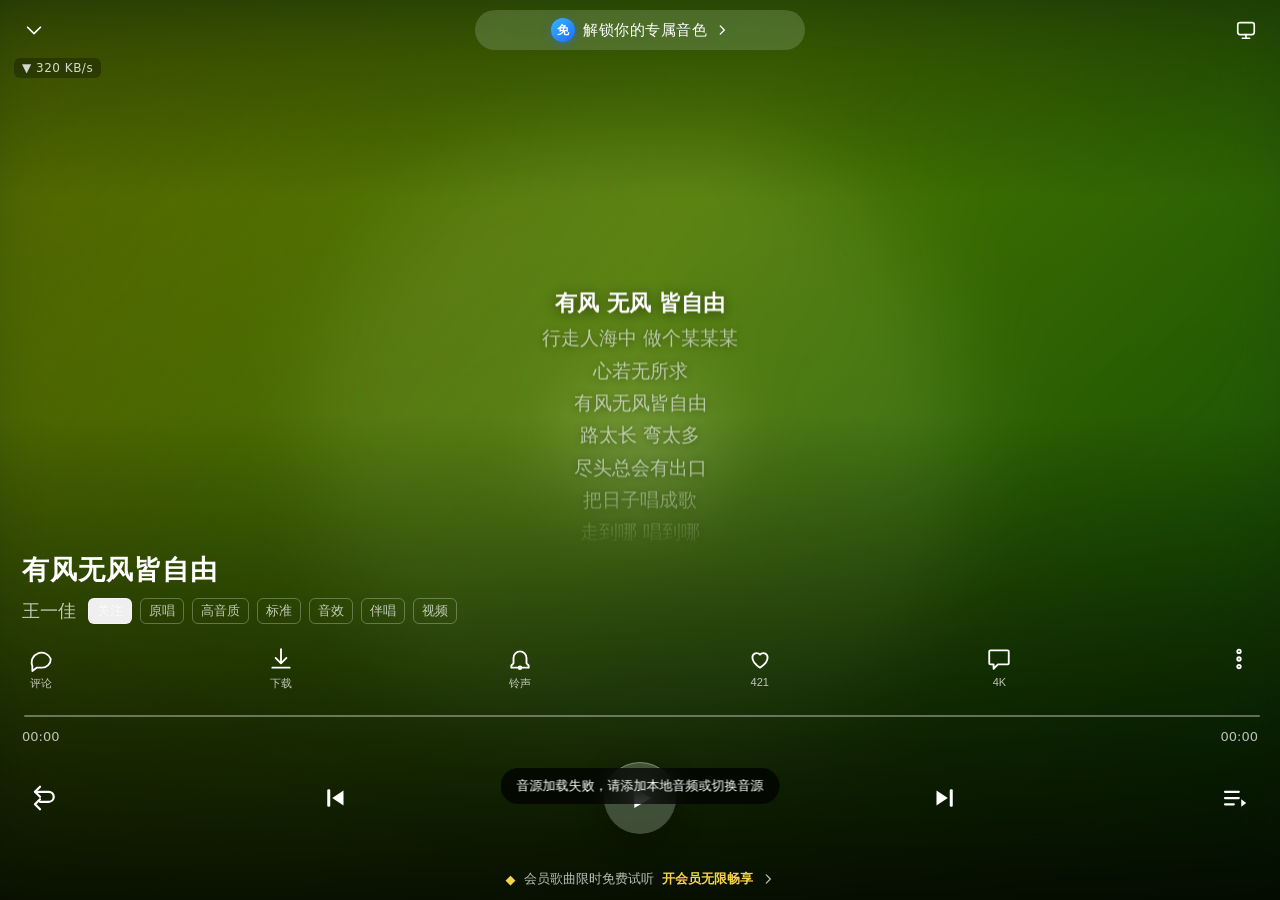
<file: index.html>
<!DOCTYPE html>
<html lang="zh-CN">
<head>
<meta charset="UTF-8" />
<meta name="viewport" content="width=device-width, initial-scale=1, viewport-fit=cover" />
<title>Aurora Music · 播放页</title>
<link rel="stylesheet" href="style.css" />
</head>
<body>
<div id="app" class="app">
  <div class="bg" id="bg">
    <img id="bgArt" alt="" />
    <div class="bg-scrim"></div>
  </div>

  <header class="topbar">
    <button class="icon-btn" id="btnCollapse" aria-label="收起">
      <svg viewBox="0 0 24 24"><path d="M5 9l7 7 7-7" /></svg>
    </button>
    <button class="vip-pill" id="btnVip">
      <span class="vip-badge">免</span>
      <span class="vip-text">解锁你的专属音色</span>
      <svg class="chev" viewBox="0 0 24 24"><path d="M9 5l7 7-7 7" /></svg>
    </button>
    <button class="icon-btn" id="btnCast" aria-label="投屏">
      <svg viewBox="0 0 24 24"><rect x="3" y="4" width="18" height="13" rx="2.5"/><path d="M8 21h8"/><path d="M12 17v4"/></svg>
    </button>
  </header>

  <div class="bitrate-chip" id="bitrateChip">▼ 320 KB/s</div>

  <main class="stage">
    <section class="lyrics" id="lyrics">
      <div class="lyrics-inner" id="lyricsInner">
        <h1 class="hero-title" id="heroTitle">—</h1>
        <p class="hero-artist" id="heroArtist">—</p>
      </div>
    </section>

    <section class="meta">
      <h2 class="song-title" id="songTitle">未选择歌曲</h2>
      <div class="artist-row">
        <span class="artist" id="songArtist">歌手</span>
        <button class="tag follow" id="btnFollow">关注</button>
        <span class="tag">原唱</span>
        <span class="tag">高音质</span>
        <span class="tag">标准</span>
        <span class="tag">音效</span>
        <span class="tag">伴唱</span>
        <span class="tag">视频</span>
      </div>

      <div class="actions">
        <button class="act" id="actComment"><svg viewBox="0 0 24 24"><path d="M21 12a8 8 0 0 1-8 8H8l-4 3v-4.5A8 8 0 1 1 21 12z"/></svg><i>评论</i></button>
        <button class="act" id="actDownload"><svg viewBox="0 0 24 24"><path d="M12 3v12"/><path d="M7 11l5 5 5-5"/><path d="M4 20h16"/></svg><i>下载</i></button>
        <button class="act" id="actRingtone"><svg viewBox="0 0 24 24"><path d="M18 16v-5a6 6 0 1 0-12 0v5l-2 2v2h16v-2z"/><circle cx="12" cy="20" r="1.2"/></svg><i>铃声</i></button>
        <button class="act" id="actLike"><svg viewBox="0 0 24 24"><path d="M12 20s-7-4.6-7-9.4A4 4 0 0 1 12 8a4 4 0 0 1 7 2.6C19 15.4 12 20 12 20z"/></svg><i id="likeCount">0</i></button>
        <button class="act" id="actComment2"><svg viewBox="0 0 24 24"><path d="M20 4H4a1 1 0 0 0-1 1v11a1 1 0 0 0 1 1h3v4l4-4h9a1 1 0 0 0 1-1V5a1 1 0 0 0-1-1z"/></svg><i>4K</i></button>
        <button class="act" id="actMore"><svg viewBox="0 0 24 24"><circle cx="12" cy="5" r="1.6"/><circle cx="12" cy="12" r="1.6"/><circle cx="12" cy="19" r="1.6"/></svg><i></i></button>
      </div>

      <div class="progress">
        <input type="range" id="seek" min="0" max="1000" value="0" aria-label="播放进度" />
        <div class="times"><span id="curTime">00:00</span><span id="durTime">00:00</span></div>
      </div>

      <div class="controls">
        <button class="ctl" id="btnMode" aria-label="播放模式"><svg viewBox="0 0 24 24"><path d="M4 7h11a4 4 0 0 1 0 8H8"/><path d="M8 3L4 7l4 4"/><path d="M8 13l-4 4 4 4"/></svg></button>
        <button class="ctl" id="btnPrev" aria-label="上一首"><svg viewBox="0 0 24 24"><path d="M18 6v12L9 12z" fill="currentColor" stroke="none"/><rect x="5" y="5" width="2.4" height="14" rx="1" fill="currentColor" stroke="none"/></svg></button>
        <button class="play" id="btnPlay" aria-label="播放/暂停">
          <svg class="ico-play" viewBox="0 0 24 24"><path d="M8 5l12 7-12 7z" fill="currentColor" stroke="none"/></svg>
          <svg class="ico-pause" viewBox="0 0 24 24"><rect x="7" y="5" width="3.6" height="14" rx="1.4" fill="currentColor" stroke="none"/><rect x="13.4" y="5" width="3.6" height="14" rx="1.4" fill="currentColor" stroke="none"/></svg>
          <span class="ring"></span>
        </button>
        <button class="ctl" id="btnNext" aria-label="下一首"><svg viewBox="0 0 24 24"><path d="M6 6v12l9-6z" fill="currentColor" stroke="none"/><rect x="16.6" y="5" width="2.4" height="14" rx="1" fill="currentColor" stroke="none"/></svg></button>
        <button class="ctl" id="btnQueue" aria-label="播放列表"><svg viewBox="0 0 24 24"><path d="M4 7h11"/><path d="M4 12h11"/><path d="M4 17h7"/><path d="M17 13l4 3-4 3z" fill="currentColor" stroke="none"/></svg></button>
      </div>
    </section>
  </main>

  <footer class="vipbar">
    <span class="gem">◆</span>
    <span>会员歌曲限时免费试听</span>
    <a href="#" id="btnVipOpen">开会员无限畅享</a>
    <svg class="chev" viewBox="0 0 24 24"><path d="M9 5l7 7-7 7" /></svg>
  </footer>

  <div class="sheet-backdrop" id="sheetBackdrop"></div>
  <section class="sheet" id="sheetQueue" aria-hidden="true">
    <div class="sheet-head">
      <span>播放列表 (<b id="queueCount">0</b>)</span>
      <span class="source-label" id="sourceLabel">音源加载中</span>
      <button class="text-btn" id="btnSwitchSource">切换</button>
      <button class="text-btn" id="btnClearQueue">清空</button>
      <button class="icon-btn" id="btnCloseQueue"><svg viewBox="0 0 24 24"><path d="M6 6l12 12M18 6L6 18"/></svg></button>
    </div>
    <div class="sheet-search">
      <input type="search" id="searchInput" placeholder="搜索歌曲 / 歌手" autocomplete="off" />
    </div>
    <div class="sheet-body" id="queueList"></div>
    <div class="sheet-foot">
      <label class="text-btn" for="fileInput">＋ 添加本地音频</label>
      <input type="file" id="fileInput" accept="audio/*" multiple hidden />
    </div>
  </section>

  <div class="toast" id="toast"></div>
</div>
<script src="js/config.js"></script>
<script src="js/api.js"></script>
<script src="app.js"></script>
</body>
</html>
</file>
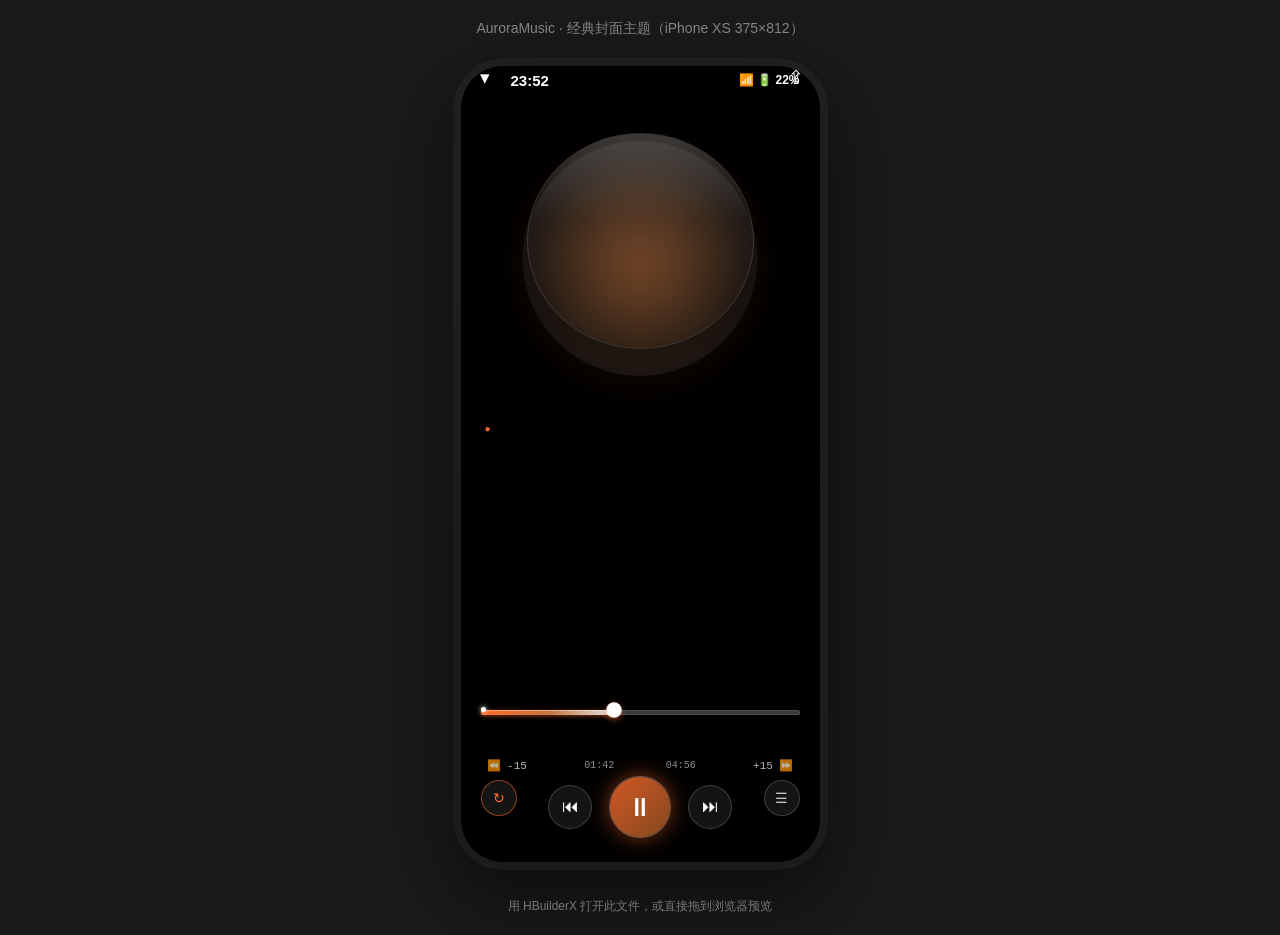
<file: mockup/index.html>
<!DOCTYPE html>
<html lang="zh">
<head>
<meta charset="UTF-8">
<title>AuroraMusic 经典封面</title>
<style>
  * { margin:0; padding:0; box-sizing:border-box; -webkit-font-smoothing:antialiased; }
  body {
    min-height: 100vh;
    background: #1a1a1a;
    display: flex;
    flex-direction: column;
    align-items: center;
    padding: 20px 0;
    gap: 20px;
    font-family: -apple-system, "PingFang SC", "Helvetica Neue", sans-serif;
  }
  h3 { color:#888; font-weight:400; font-size:14px; }

  /* ======= iPhone 壳 ======= */
  .phone {
    width: 375px;
    height: 812px;
    border-radius: 50px;
    overflow: hidden;
    box-shadow: 0 30px 80px rgba(0,0,0,0.5), inset 0 0 0 8px #222;
    position: relative;
    background: #000;
  }
  .status-bar {
    height: 44px;
    padding: 0 28px 0 28px;
    display: flex;
    justify-content: space-between;
    align-items: center;
    color: #fff;
    font-size: 15px;
    font-weight: 600;
    position: relative;
    z-index: 10;
  }
  .status-bar .right { font-size: 12px; display:flex; gap:5px; align-items:center; }
  .dynamic-island {
    position: absolute; top: 8px; left: 50%; transform: translateX(-50%);
    width: 120px; height: 30px; background:#000; border-radius: 20px;
  }

  /* ======= Aurora 播放器 ======= */
  .player {
    position: absolute; inset: 0;
    overflow: hidden;
  }
  /* 沉浸式背景 */
  .player-bg {
    position: absolute; inset: -20px;
    background: url('https://picsum.photos/seed/aurora-bg/800/800') center/cover no-repeat;
    filter: blur(50px) saturate(1.2);
    opacity: 0.85;
  }
  .player-bg::after {
    content:''; position:absolute; inset:0;
    background: linear-gradient(180deg, rgba(0,0,0,0.15) 0%, rgba(0,0,0,0.35) 100%);
  }

  /* ======= 顶栏 ======= */
  .header {
    position: relative; z-index: 5;
    height: 56px; padding: 0 10px;
    display: flex; align-items: flex-start;
    padding-top: 6px;
  }
  .header .icon-btn {
    width: 44px; height: 44px;
    display: flex; align-items: flex-start; justify-content: center;
    padding-top: 2px;
    background: none; border: none; color: #fff; font-size: 19px; cursor: pointer;
  }
  .header .marquee-wrap {
    flex: 1; min-width: 0; height: 22px;
    margin-top: 11px; overflow: hidden;
    position: relative;
    mask-image: linear-gradient(90deg, transparent 0, #000 30%, #000 70%, transparent 100%);
    -webkit-mask-image: linear-gradient(90deg, transparent 0, #000 30%, #000 70%, transparent 100%);
  }
  .header .marquee {
    display: inline-block; white-space: nowrap;
    color: #fff; font-size: 14px; font-weight: 600;
    padding-left: 100%;
    animation: marquee 18s linear infinite;
  }
  @keyframes marquee {
    0% { transform: translateX(0); }
    100% { transform: translateX(-100%); }
  }

  /* ======= 封面区 ======= */
  .cover-area {
    position: relative; z-index: 3;
    height: 380px;
    display: flex; flex-direction: column; align-items: center;
    padding-top: 20px;
  }
  .cover-glow {
    position: absolute; top: 20px; left: 50%; transform: translateX(-50%);
    width: 260px; height: 260px; border-radius: 50%;
    background: radial-gradient(circle, rgba(255,140,60,0.45) 0%, rgba(255,140,60,0) 70%);
    filter: blur(20px);
  }
  .cover-glass {
    position: absolute; top: 27px; left: 50%; transform: translateX(-50%);
    width: 235px; height: 235px; border-radius: 50%;
    background: rgba(255,255,255,0.06);
    box-shadow: 0 14px 30px rgba(0,0,0,0.35);
  }
  .cover {
    width: 225px; height: 225px; border-radius: 50%;
    background: url('https://picsum.photos/seed/aurora-cover/500/500') center/cover no-repeat;
    position: relative; z-index: 2;
    box-shadow: 0 14px 28px rgba(0,0,0,0.45), 0 0 0 1px rgba(255,255,255,0.2);
    animation: spin 24s linear infinite;
  }
  .cover::before {
    content:''; position:absolute; inset:0; border-radius:50%;
    background: linear-gradient(180deg, rgba(255,255,255,0.22) 0%, rgba(255,255,255,0.02) 40%, transparent 70%);
  }
  @keyframes spin {
    0% { transform: rotate(0deg); }
    100% { transform: rotate(360deg); }
  }

  /* ======= 歌词预览（7 行黑色） ======= */
  .lyrics {
    margin-top: 16px;
    width: 100%;
    padding: 0 32px;
    display: flex; flex-direction: column; gap: 3px;
  }
  .lyric-row {
    display: flex; align-items: center; gap: 6px;
    font-size: 12px; line-height: 16px;
    font-weight: 400; color: rgba(0,0,0,0.55);
  }
  .lyric-row .dot { color: rgba(0,0,0,0.22); font-size: 8px; width: 8px; }
  .lyric-row.current { color: #000; font-weight: 600; }
  .lyric-row.current .dot { color: #ff6a2c; font-size: 10px; }

  /* ======= 底部 deck ======= */
  .deck {
    position: absolute; bottom: 0; left: 0; right: 0;
    z-index: 5;
    padding: 8px 28px calc(env(safe-area-inset-bottom, 20px) + 10px);
    padding-bottom: 34px;
  }
  /* 流光进度条 */
  .progress-wrap { position: relative; height: 34px; }
  .progress-track {
    position: absolute; top: 15px; left: 0; right: 0; height: 5px;
    border-radius: 3px;
    background: rgba(255,255,255,0.22);
    backdrop-filter: blur(8px);
    -webkit-backdrop-filter: blur(8px);
    box-shadow: inset 0 0 0 0.5px rgba(255,255,255,0.2);
  }
  .progress-fill {
    position: absolute; top: 15px; left: 0; height: 5px;
    width: 40%;
    border-radius: 3px;
    background: linear-gradient(90deg, #ff6a2c, rgba(255,140,60,0.7), rgba(255,255,255,0.85));
    box-shadow: 0 1px 4px rgba(255,106,44,0.5);
    overflow: hidden;
  }
  .progress-fill::before {
    content:''; position:absolute; inset:0;
    background: linear-gradient(180deg, rgba(255,255,255,0.55) 0%, transparent 50%);
    height: 2.5px; border-radius: 3px;
  }
  .progress-thumb {
    position: absolute; top: 8px; left: calc(40% - 7px);
    width: 14px; height: 14px; border-radius: 50%;
    background: #fff;
    box-shadow: 0 0 0 0.8px rgba(255,255,255,0.95), 0 2px 6px rgba(255,106,44,0.7);
  }
  .flow-dot {
    position: absolute; top: 12px; left: 0;
    width: 5px; height: 5px; border-radius: 50%;
    background: #fff; box-shadow: 0 0 4px rgba(255,255,255,0.8), 0 0 8px rgba(255,255,255,0.4);
    animation: flow 2.4s ease-in-out infinite;
  }
  @keyframes flow {
    0% { left: 10%; opacity: 0.9; }
    50% { left: 38%; opacity: 1; }
    100% { left: 10%; opacity: 0.9; }
  }

  .time-row {
    margin-top: 28px;
    display: flex; justify-content: space-between; align-items: center;
    font-size: 10px; color: rgba(255,255,255,0.56); font-family: Menlo, monospace;
  }
  .time-row .pill {
    font-size: 11px; color: rgba(255,255,255,0.72);
    padding: 2px 6px; cursor: pointer;
  }

  /* ======= 控件行 ======= */
  .controls {
    margin-top: 6px;
    position: relative; height: 56px;
  }
  .controls .side {
    position: absolute; top: 0;
    width: 36px; height: 36px; border-radius: 50%;
    background: rgba(255,255,255,0.08);
    display: flex; align-items: center; justify-content: center;
    font-size: 14px; color: rgba(255,255,255,0.75);
    border: 0.5px solid rgba(255,255,255,0.18);
    cursor: pointer;
  }
  .controls .left { left: 0; color: #ff6a2c; border-color: rgba(255,106,44,0.52); }
  .controls .right { right: 0; }
  .controls .middle {
    position: absolute; top: 0; left: 50%; transform: translateX(-50%);
    display: flex; gap: 18px; align-items: center;
  }
  .ctrl-btn {
    width: 44px; height: 44px; border-radius: 50%;
    background: rgba(255,255,255,0.08);
    border: 0.5px solid rgba(255,255,255,0.18);
    display: flex; align-items: center; justify-content: center;
    font-size: 17px; color: #fff;
    cursor: pointer;
  }
  .play-btn {
    width: 60px; height: 60px; border-radius: 50%;
    background: linear-gradient(135deg, rgba(255,106,44,0.82), rgba(255,140,60,0.52));
    border: none;
    display: flex; align-items: center; justify-content: center;
    color: #fff; font-size: 26px;
    box-shadow: 0 0 0 1px rgba(255,255,255,0.28), 0 0 22px rgba(255,106,44,0.55);
    cursor: pointer;
    position: relative; z-index: 2;
    margin: -3px 0;
  }

  .label { text-align:center; margin-top:8px; color:#999; font-size:12px; }
</style>
</head>
<body>

<h3>AuroraMusic · 经典封面主题（iPhone XS 375×812）</h3>

<div class="phone">
  <!-- 状态栏 -->
  <div class="status-bar">
    <div class="dynamic-island"></div>
    <span style="margin-left: 30px;">23:52</span>
    <span class="right">📶 🔋 22%</span>
  </div>

  <!-- 播放器 -->
  <div class="player">
    <div class="player-bg"></div>

    <!-- 顶栏 -->
    <div class="header">
      <button class="icon-btn">▾</button>
      <div class="marquee-wrap">
        <span class="marquee">正在播放 · 邓紫棋 - 自由的你 · 专辑全集 · 酷狗音乐</span>
      </div>
      <button class="icon-btn">⇪</button>
    </div>

    <!-- 封面 -->
    <div class="cover-area">
      <div class="cover-glow"></div>
      <div class="cover-glass"></div>
      <div class="cover"></div>

      <!-- 7 行歌词 -->
      <div class="lyrics">
        <div class="lyric-row"><span class="dot">·</span>自由是逃离着全世界到你身边</div>
        <div class="lyric-row"><span class="dot">·</span>自由得放掉整个世界一路荒野</div>
        <div class="lyric-row"><span class="dot">·</span>你是我的地平线我只为你放眼</div>
        <div class="lyric-row current"><span class="dot">●</span>自由是与你浪迹的天 无惧危险</div>
        <div class="lyric-row"><span class="dot">·</span>自由得对世俗的愚见 不再执念</div>
        <div class="lyric-row"><span class="dot">·</span>四季日月的更迭都只在你一眼之间</div>
        <div class="lyric-row"><span class="dot">·</span>而妆容只有你看破</div>
      </div>
    </div>

    <!-- 底部 deck -->
    <div class="deck">
      <div class="progress-wrap">
        <div class="progress-track"></div>
        <div class="progress-fill"></div>
        <div class="flow-dot"></div>
        <div class="progress-thumb"></div>
      </div>

      <div class="time-row">
        <span class="pill">⏪ -15</span>
        <span>01:42</span>
        <span>04:56</span>
        <span class="pill">+15 ⏩</span>
      </div>

      <div class="controls">
        <div class="side left">↻</div>
        <div class="middle">
          <button class="ctrl-btn">⏮</button>
          <button class="play-btn">⏸</button>
          <button class="ctrl-btn">⏭</button>
        </div>
        <div class="side right">☰</div>
      </div>
    </div>
  </div>
</div>

<div class="label">用 HBuilderX 打开此文件，或直接拖到浏览器预览</div>

<script>
  // 进度条滑块拖拽模拟 + 播放/暂停切换
  const fill = document.querySelector('.progress-fill');
  const thumb = document.querySelector('.progress-thumb');
  const playBtn = document.querySelector('.play-btn');
  let playing = true;

  playBtn.addEventListener('click', () => {
    playing = !playing;
    playBtn.textContent = playing ? '⏸' : '▶';
    document.querySelector('.cover').style.animationPlayState = playing ? 'running' : 'paused';
    document.querySelector('.flow-dot').style.animationPlayState = playing ? 'running' : 'paused';
  });

  // 自动走进度条
  let pct = 40;
  setInterval(() => {
    if (!playing) return;
    pct = (pct + 0.15) % 100;
    fill.style.width = pct + '%';
    thumb.style.left = `calc(${pct}% - 7px)`;
  }, 100);
</script>
</body>
</html>
</file>
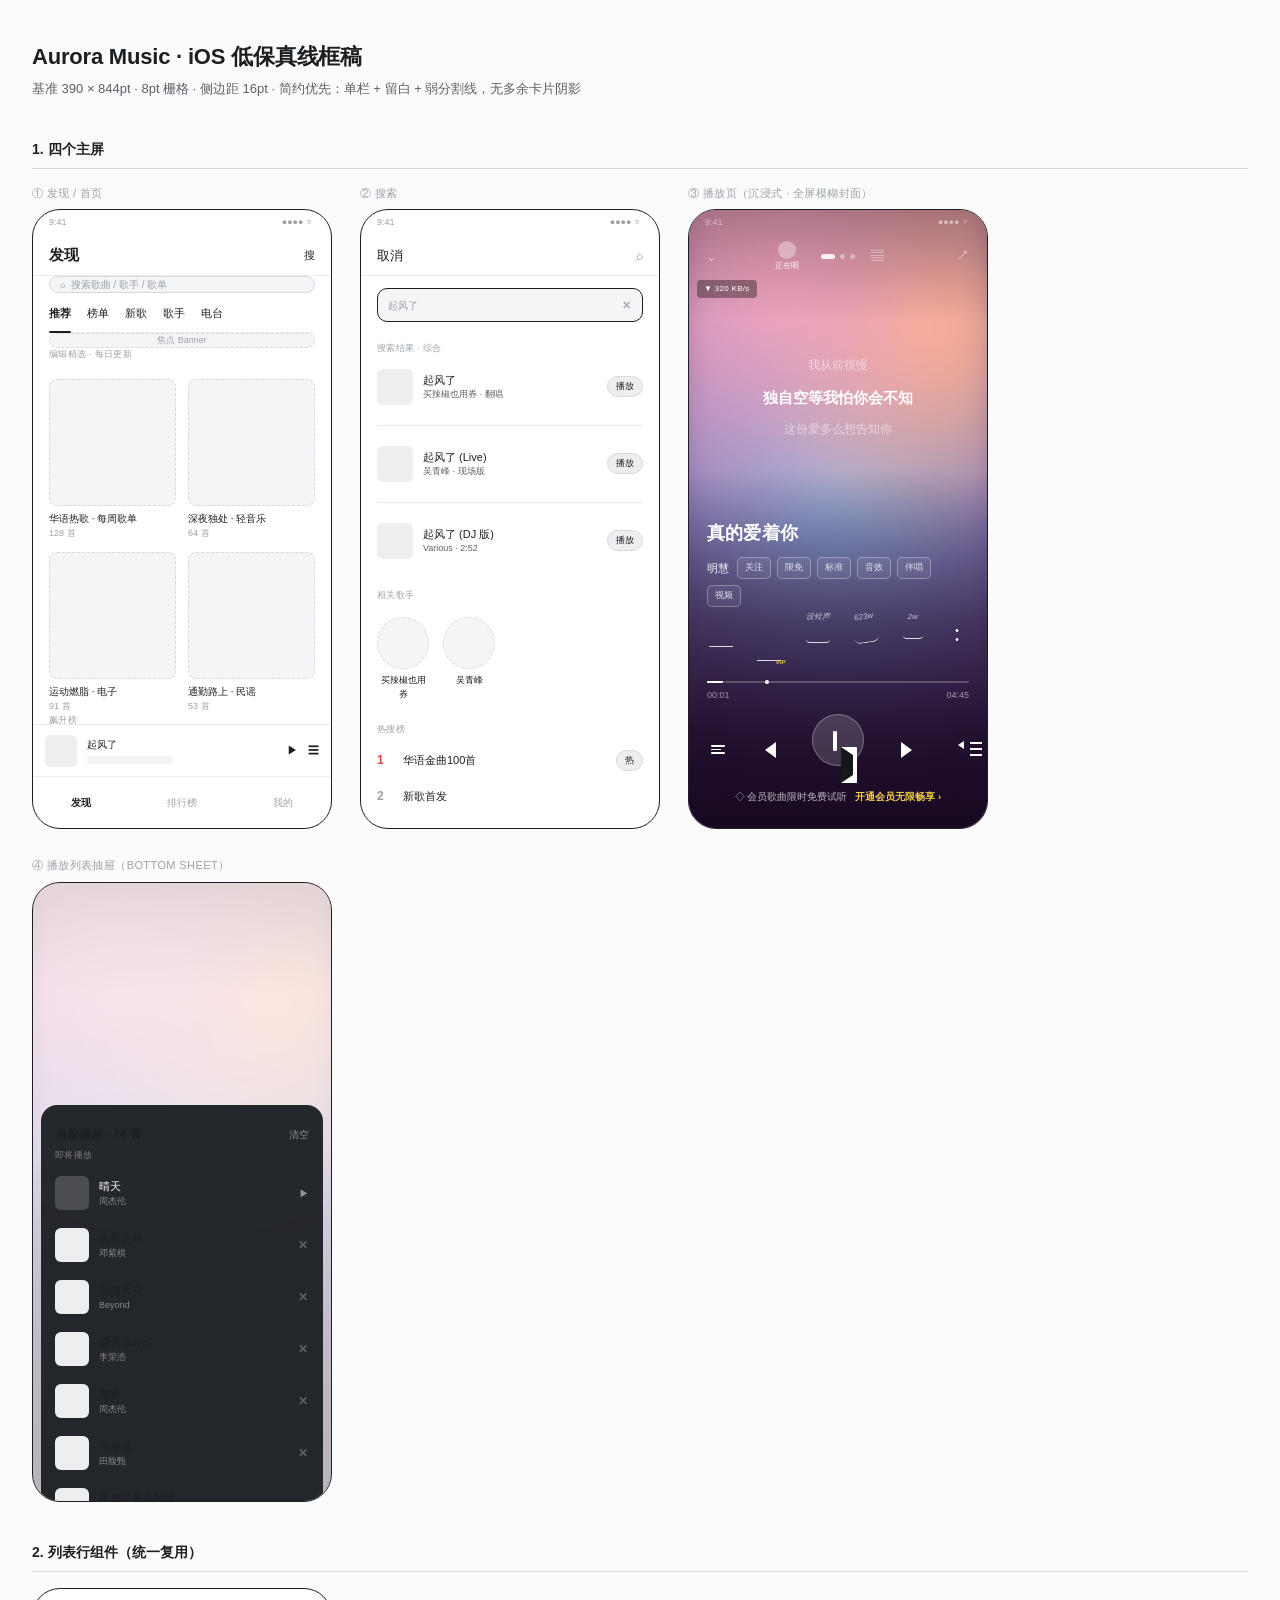
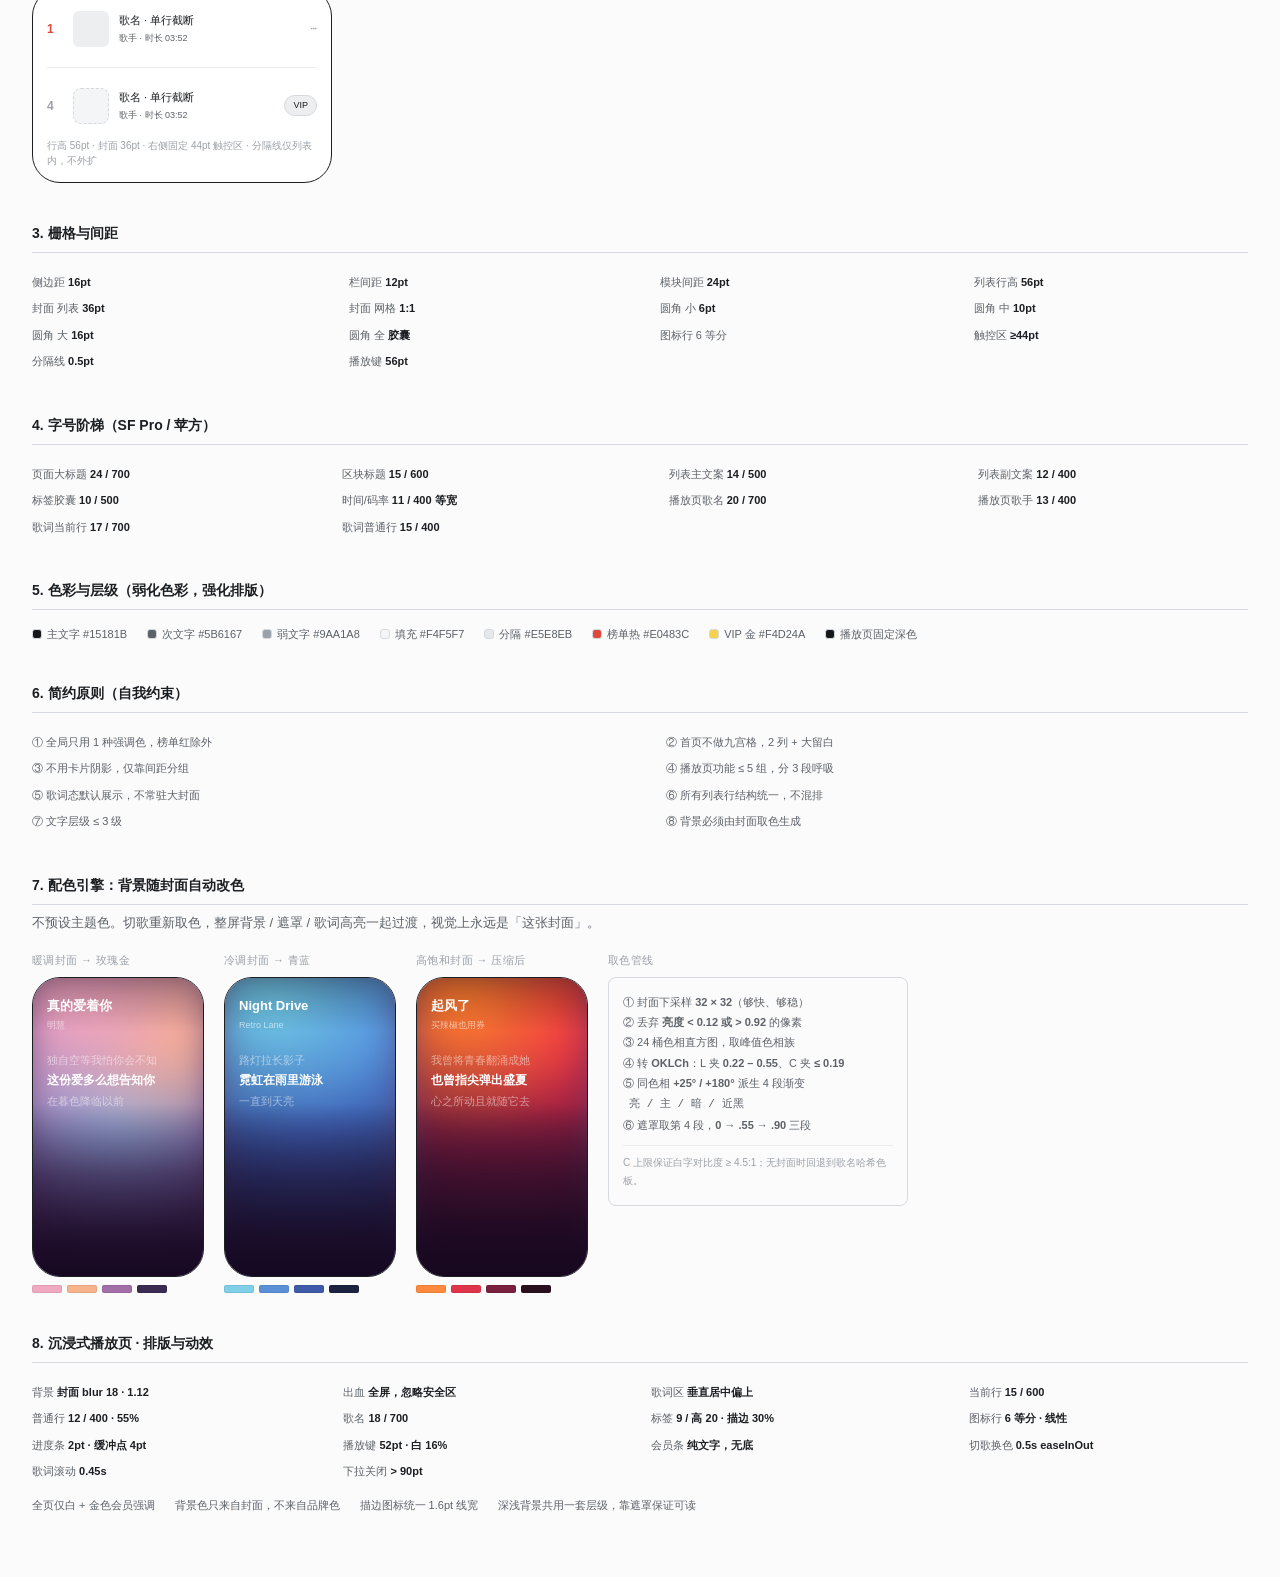
<file: ios/Design/Wireframes.html>
<!DOCTYPE html>
<html lang="zh-CN">
<head>
<meta charset="UTF-8" />
<meta name="viewport" content="width=device-width, initial-scale=1" />
<title>Aurora Music · 低保真线框稿</title>
<style>
  :root{
    --ink:#1c1f22; --ink-2:#5b6167; --ink-3:#9aa1a8;
    --line:#d5d9dd; --line-2:#e9ecef; --fill:#f4f5f7; --fill-2:#eceef0;
    --bg:#fbfbfc; --dark:#15181b;
    --s1:4px; --s2:8px; --s3:12px; --s4:16px; --s5:20px; --s6:24px; --s7:32px;
  }
  *{box-sizing:border-box;margin:0;padding:0}
  body{font:13px/1.5 -apple-system,"SF Pro Text","PingFang SC",Segoe UI,sans-serif;background:var(--bg);color:var(--ink);padding:40px 32px 64px}
  h1{font-size:22px;font-weight:700;letter-spacing:-.2px}
  .sub{color:var(--ink-2);margin-top:6px;margin-bottom:32px}
  h2{font-size:14px;font-weight:600;margin:40px 0 16px;padding-bottom:8px;border-bottom:1px solid var(--line)}
  .row{display:flex;gap:28px;flex-wrap:wrap;align-items:flex-start}
  .screen-wrap{width:300px}
  .cap{font-size:11px;color:var(--ink-3);margin-bottom:8px;letter-spacing:.4px;text-transform:uppercase}
  .phone{width:300px;height:620px;border:1.5px solid var(--ink);border-radius:28px;background:#fff;position:relative;overflow:hidden;display:flex;flex-direction:column}
  .status{height:26px;flex:0 0 26px;display:flex;align-items:center;justify-content:space-between;padding:0 16px;font-size:9px;color:var(--ink-3)}
  .navbar{height:40px;flex:0 0 40px;display:flex;align-items:center;justify-content:space-between;padding:0 16px;border-bottom:1px solid var(--line-2)}
  .navtitle{font-size:13px;font-weight:600}
  .body{flex:1;overflow:hidden;padding:0 16px;display:flex;flex-direction:column}
  .home{height:20px;flex:0 0 20px}
  .tabbar{height:52px;flex:0 0 52px;border-top:1px solid var(--line-2);display:flex;align-items:center;justify-content:space-around;font-size:10px;color:var(--ink-3)}
  .tabbar .on{color:var(--ink);font-weight:600}
  .mini{height:52px;flex:0 0 52px;border-top:1px solid var(--line-2);display:flex;align-items:center;gap:10px;padding:0 12px}

  /* 通用元件 */
  .t{font-size:9px;color:var(--ink-3);letter-spacing:.3px;margin-bottom:5px}
  .bar{background:var(--fill);border:1px solid var(--line);border-radius:6px}
  .pill{background:var(--fill-2);border:1px solid var(--line);border-radius:999px}
  .ph{background:var(--fill);border:1px dashed var(--line);border-radius:8px;color:var(--ink-3);font-size:9px;display:flex;align-items:center;justify-content:center}
  .sq{background:var(--fill-2);border-radius:6px}
  .artist{color:var(--ink-2)}
  .muted{color:var(--ink-3)}
  .gap{height:12px;flex:0 0 12px}
  .line{height:1px;background:var(--line-2);margin:12px 0}

  .search{height:34px;border:1px solid var(--line);border-radius:10px;background:var(--fill);display:flex;align-items:center;padding:0 10px;font-size:10px;color:var(--ink-3)}
  .tabs{display:flex;gap:16px;font-size:11px;padding:12px 0 10px;border-bottom:1px solid var(--line-2)}
  .tabs .on{font-weight:600;position:relative}
  .tabs .on:after{content:"";position:absolute;left:0;right:0;bottom:-11px;height:2px;background:var(--ink);border-radius:2px}
  .grid{display:grid;grid-template-columns:1fr 1fr;gap:12px;padding-top:12px}
  .grid .art{aspect-ratio:1;border-radius:8px}
  .tile-name{font-size:10px;margin-top:6px;line-height:1.3}
  .listrow{display:flex;align-items:center;gap:10px;padding:8px 0}
  .listrow .art{width:36px;height:36px;flex:0 0 36px}
  .rank{width:16px;font-size:12px;font-weight:700;color:var(--ink-3);font-variant-numeric:tabular-nums}
  .rank.top{color:#e0483c}
  .lines{flex:1}
  .ln{height:8px;background:var(--fill);border-radius:3px;margin-bottom:6px}
  .ln.s{width:45%}
  .ell{overflow:hidden;white-space:nowrap;text-overflow:ellipsis}

  /* 播放页 */
  .player{background:var(--dark);color:#fff;position:absolute;inset:0;display:flex;flex-direction:column}
  .player .status{color:rgba(255,255,255,.5)}
  .pc-nav{height:40px;flex:0 0 40px;display:flex;align-items:center;justify-content:space-between;padding:0 18px;font-size:11px;color:rgba(255,255,255,.75)}
  .pc-nav .mid{font-size:11px;color:rgba(255,255,255,.55);letter-spacing:1px}
  .stage{flex:1;min-height:0;display:flex;flex-direction:column;align-items:center;justify-content:center;padding:0 26px;position:relative}
  .disc{width:190px;height:190px;border-radius:50%;border:1px solid rgba(255,255,255,.18);display:flex;align-items:center;justify-content:center;font-size:9px;color:rgba(255,255,255,.35);letter-spacing:2px}
  .disc .hole{width:52px;height:52px;border-radius:50%;border:1px solid rgba(255,255,255,.2)}
  .lyric{position:absolute;inset:auto 0 0 0;height:78%;display:flex;flex-direction:column;align-items:center;justify-content:center;gap:14px;text-align:center}
  .lyric div{font-size:11px;color:rgba(255,255,255,.32)}
  .lyric div.on{font-size:13px;color:#fff;font-weight:600}
  .pinfo{padding:0 20px 12px}
  .pname{font-size:16px;font-weight:700}
  .psinger{font-size:11px;color:rgba(255,255,255,.6);margin-top:4px}
  .tags{display:flex;gap:6px;margin-top:10px}
  .tags span{font-size:9px;color:rgba(255,255,255,.7);border:1px solid rgba(255,255,255,.25);border-radius:4px;padding:2px 6px}
  .acts{display:flex;justify-content:space-between;margin-top:16px;padding:0 2px}
  .acts i{width:26px;height:26px;border-radius:50%;border:1px solid rgba(255,255,255,.22);display:block}
  .acts i.big{width:34px;height:34px;background:rgba(255,255,255,.14);border-color:rgba(255,255,255,.3)}
  .prog{margin-top:16px}
  .track{height:2px;background:rgba(255,255,255,.22);border-radius:2px;position:relative}
  .track i{position:absolute;left:0;top:0;bottom:0;width:38%;background:#fff;border-radius:2px}
  .times{display:flex;justify-content:space-between;font-size:9px;color:rgba(255,255,255,.55);margin-top:6px;font-variant-numeric:tabular-nums}
  .ctrl{display:flex;align-items:center;justify-content:space-between;margin-top:14px;padding:0 6px}
  .ctrl i{width:22px;height:22px;border-radius:50%;border:1px solid rgba(255,255,255,.3);display:block}
  .ctrl i.play{width:48px;height:48px;background:#fff;border:none}
  .ctrl i.play:after{content:"";display:block;width:0;height:0;margin:16px auto;border-left:12px solid #15181b;border-top:8px solid transparent;border-bottom:8px solid transparent}
  .vip{margin-top:14px;height:32px;border-radius:8px;background:linear-gradient(90deg,rgba(244,210,74,.18),rgba(244,210,74,.06));border:1px solid rgba(244,210,74,.35);display:flex;align-items:center;justify-content:space-between;padding:0 12px;font-size:10px;color:#f4d24a}
  .sheet{position:absolute;left:8px;right:8px;bottom:0;height:64%;background:rgba(30,34,38,.97);border-radius:16px 16px 0 0;padding:8px 14px 0;display:flex;flex-direction:column}

  /* ── 沉浸式播放页 ── */
  .player.immersive{background:#5b3a6e}
  .bgart{position:absolute;inset:-6%;background:
      radial-gradient(120% 70% at 30% 12%, #f0a9c0 0%, rgba(240,169,192,0) 60%),
      radial-gradient(90% 50% at 78% 22%, #f6b38c 0%, rgba(246,179,140,0) 65%),
      radial-gradient(120% 60% at 50% 46%, #8fb0d8 0%, rgba(143,176,216,0) 70%),
      linear-gradient(180deg,#c98fae 0%,#a26fa8 34%,#6d4a86 62%,#3a2b52 100%);
      filter:blur(18px) saturate(1.15)}
  .scrim{position:absolute;inset:0;background:linear-gradient(180deg,
      rgba(0,0,0,.28) 0%, rgba(0,0,0,0) 18%,
      rgba(20,6,30,0) 42%, rgba(28,10,40,.55) 66%, rgba(24,8,34,.88) 88%, rgba(20,6,30,.94) 100%)}
  .player.immersive .status,.player.immersive .pc-nav,.player.immersive .pinfo{position:relative;z-index:2}
  .pc-nav .chev{font-size:15px}
  .dots{position:absolute;left:50%;transform:translateX(-50%);display:flex;gap:5px}
  .dots i{width:5px;height:5px;border-radius:50%;background:rgba(255,255,255,.4)}
  .dots i.on{width:14px;border-radius:3px;background:rgba(255,255,255,.9)}
  .singer{display:flex;flex-direction:column;align-items:center;gap:1px;font-size:8px;color:#fff}
  .singer em{width:18px;height:18px;border-radius:50%;background:rgba(255,255,255,.35);display:block}
  .ic{font-size:13px;margin-left:12px}
  .pc-nav .ic:first-of-type{margin-left:14px}
  .chip{position:absolute;z-index:3;top:70px;left:8px;font-size:8px;color:#fff;background:rgba(0,0,0,.35);border-radius:4px;padding:3px 7px;letter-spacing:.3px}
  .player.immersive .stage{padding:0 18px 0}
  .player.immersive .lyric{position:absolute;inset:0;height:auto;padding:0 18px;display:flex;flex-direction:column;align-items:center;justify-content:center;gap:13px}
  .player.immersive .lyric div{font-size:12px;color:rgba(255,255,255,.55);line-height:1.4}
  .player.immersive .lyric div.on{font-size:15px;color:#fff;font-weight:600}
  .player.immersive .pinfo{padding:0 18px 14px}
  .player.immersive .pname{font-size:18px;font-weight:700;letter-spacing:.2px}
  .player.immersive .tags{margin-top:10px;gap:6px;flex-wrap:wrap}
  .player.immersive .tags span{font-size:9px;color:rgba(255,255,255,.82);border:1px solid rgba(255,255,255,.3);border-radius:5px;padding:3px 7px;background:rgba(255,255,255,.06)}
  .player.immersive .tags .singer-t{border:none;background:none;padding:3px 0;font-size:11px;color:#fff;margin-right:2px}
  .player.immersive .acts{margin-top:16px;gap:0;justify-content:space-between}
  .player.immersive .acts i{position:relative;width:24px;height:24px;border:none;border-radius:0;background:none;
      border-bottom:1.6px solid rgba(255,255,255,.9);opacity:.92}
  .player.immersive .acts i.vip:after{content:"VIP";position:absolute;right:-4px;bottom:-7px;font-size:6px;color:#f4d24a;font-weight:700}
  .player.immersive .acts i.bell{border-radius:50% 50% 4px 4px;height:20px}
  .player.immersive .acts i.heart{border-radius:50% 50% 6px 6px;height:20px;transform:rotate(-8deg)}
  .player.immersive .acts i.cmt{width:20px;height:16px;border-radius:4px}
  .player.immersive .acts i.more{border:none;width:20px;background:radial-gradient(circle,rgba(255,255,255,.95) 1.4px,transparent 1.6px) 50% 3px/4px 9px repeat-y}
  .player.immersive .acts i b{position:absolute;left:50%;transform:translateX(-50%);top:-12px;font-size:8px;font-weight:400;color:rgba(255,255,255,.75);white-space:nowrap}
  .player.immersive .prog{margin-top:20px}
  .player.immersive .track i{width:6%}
  .player.immersive .track s{position:absolute;left:22%;width:4px;height:4px;border-radius:50%;background:#fff;top:-1px}
  .player.immersive .ctrl{margin-top:12px;padding:0 2px}
  .player.immersive .ctrl i{width:auto;height:auto;border:none;background:none;position:relative}
  .player.immersive .ctrl i.mode:before,.player.immersive .ctrl i.mode:after{content:"";position:absolute;left:2px;width:14px;height:1.6px;background:#fff;border-radius:2px}
  .player.immersive .ctrl i.mode:before{top:5px;box-shadow:0 7px 0 #fff}
  .player.immersive .ctrl i.mode:after{top:8.5px;width:10px}
  .player.immersive .ctrl i.prev:before{content:"";position:absolute;left:4px;top:2px;width:0;height:0;border-right:11px solid #fff;border-top:8px solid transparent;border-bottom:8px solid transparent}
  .player.immersive .ctrl i.next:before{content:"";position:absolute;right:4px;top:2px;width:0;height:0;border-left:11px solid #fff;border-top:8px solid transparent;border-bottom:8px solid transparent}
  .player.immersive .ctrl i.play{width:52px;height:52px;background:rgba(255,255,255,.16);border:1px solid rgba(255,255,255,.28);border-radius:50%;position:relative}
  .player.immersive .ctrl i.play:before,.player.immersive .ctrl i.play:after{content:"";position:absolute;top:16px;width:4px;height:20px;background:#fff;border-radius:1px}
  .player.immersive .ctrl i.play:before{left:20px}
  .player.immersive .ctrl i.play:after{left:28px}
  .player.immersive .ctrl i.list:before{content:"";position:absolute;left:3px;top:2px;width:16px;height:1.6px;background:#fff;box-shadow:0 6px 0 #fff,0 12px 0 #fff;width:12px}
  .player.immersive .ctrl i.list:after{content:"";position:absolute;right:3px;top:1px;width:0;height:0;border-top:4px solid transparent;border-bottom:4px solid transparent;border-right:6px solid #fff}
  .player.immersive .vip{height:34px;border:none;background:none;padding:0;justify-content:center;gap:8px;font-size:9.5px;color:rgba(255,255,255,.72)}
  .player.immersive .vip .vip-go{color:#f4d24a;font-weight:600}
  .bgart.cool{background:
      radial-gradient(120% 70% at 30% 12%, #7fd0e8 0%, rgba(127,208,232,0) 60%),
      radial-gradient(90% 50% at 78% 22%, #5b8fd6 0%, rgba(91,143,214,0) 65%),
      radial-gradient(120% 60% at 50% 46%, #3f5aa8 0%, rgba(63,90,168,0) 70%),
      linear-gradient(180deg,#4d7fb5 0%,#3a5a96 36%,#24355f 66%,#1b2340 100%)}
  .bgart.hot{background:
      radial-gradient(120% 70% at 30% 12%, #ff8a3d 0%, rgba(255,138,61,0) 60%),
      radial-gradient(90% 50% at 78% 22%, #e0344a 0%, rgba(224,52,74,0) 65%),
      radial-gradient(120% 60% at 50% 46%, #7a1f3d 0%, rgba(122,31,61,0) 70%),
      linear-gradient(180deg,#b8382f 0%,#7a1f3d 38%,#4a1428 68%,#2a0f1c 100%)}
  .palette{display:flex;gap:5px;margin-top:8px}
  .palette i{width:30px;height:8px;border-radius:2px;border:1px solid rgba(0,0,0,.08)}
  .grab{width:32px;height:3px;border-radius:2px;background:rgba(255,255,255,.25);margin:0 auto 12px}
  .srow{display:flex;align-items:center;gap:10px;padding:9px 0;font-size:11px}
  .srow .art{width:34px;height:34px;flex:0 0 34px}
  .srow.on{color:#fff}
  .srow .x{margin-left:auto;color:rgba(255,255,255,.3)}

  .spec{display:grid;grid-template-columns:repeat(4,auto);gap:0 40px;font-size:11px;color:var(--ink-2)}
  .spec div{padding:5px 0}
  .spec b{color:var(--ink);font-weight:600}
  .key{display:flex;gap:20px;font-size:11px;color:var(--ink-2);flex-wrap:wrap}
  .key b{color:var(--ink)}
  .dot{width:10px;height:10px;border-radius:3px;display:inline-block;vertical-align:-1px;margin-right:5px;border:1px solid var(--line)}
</style>
</head>
<body>
<h1>Aurora Music · iOS 低保真线框稿</h1>
<p class="sub">基准 390 × 844pt · 8pt 栅格 · 侧边距 16pt · 简约优先：单栏 + 留白 + 弱分割线，无多余卡片阴影</p>

<h2>1. 四个主屏</h2>
<div class="row">

  <!-- 发现 -->
  <div class="screen-wrap">
    <div class="cap">① 发现 / 首页</div>
    <div class="phone">
      <div class="status"><span>9:41</span><span>●●●● ᯤ</span></div>
      <div class="navbar"><span style="font-size:15px;font-weight:700">发现</span><span style="font-size:11px">搜</span></div>
      <div class="body">
        <div style="height:12px"></div>
        <div class="search">⌕&nbsp;&nbsp;搜索歌曲 / 歌手 / 歌单</div>
        <div class="tabs"><span class="on">推荐</span><span>榜单</span><span>新歌</span><span>歌手</span><span>电台</span></div>
        <div class="ph" style="height:88px">焦点 Banner</div>
        <div style="height:18px"></div>
        <div class="t">编辑精选 · 每日更新</div>
        <div class="grid">
          <div><div class="ph art"></div><div class="tile-name ell">华语热歌 · 每周歌单</div><div class="muted" style="font-size:9px;margin-top:2px">128 首</div></div>
          <div><div class="ph art"></div><div class="tile-name ell">深夜独处 · 轻音乐</div><div class="muted" style="font-size:9px;margin-top:2px">64 首</div></div>
          <div><div class="ph art"></div><div class="tile-name ell">运动燃脂 · 电子</div><div class="muted" style="font-size:9px;margin-top:2px">91 首</div></div>
          <div><div class="ph art"></div><div class="tile-name ell">通勤路上 · 民谣</div><div class="muted" style="font-size:9px;margin-top:2px">53 首</div></div>
        </div>
        <div style="height:18px"></div>
        <div class="t">飙升榜</div>
        <div class="listrow"><span class="rank top">1</span><span class="sq art"></span><div class="lines"><div class="ell" style="font-size:11px">晴天</div><div class="ln s"></div></div></div>
        <div class="listrow"><span class="rank top">2</span><span class="sq art"></span><div class="lines"><div class="ell" style="font-size:11px">光年之外</div><div class="ln s"></div></div></div>
        <div class="listrow"><span class="rank">3</span><span class="sq art"></span><div class="lines"><div class="ell" style="font-size:11px">起风了</div><div class="ln s"></div></div></div>
      </div>
      <div class="mini"><span class="sq" style="width:32px;height:32px"></span><div class="lines"><div style="font-size:10px">起风了</div><div class="ln s" style="margin:4px 0 0"></div></div><span style="margin-left:auto;font-size:11px">▶</span><span style="font-size:11px">☰</span></div>
      <div class="tabbar"><span class="on">发现</span><span>排行榜</span><span>我的</span></div>
    </div>
  </div>

  <!-- 搜索 -->
  <div class="screen-wrap">
    <div class="cap">② 搜索</div>
    <div class="phone">
      <div class="status"><span>9:41</span><span>●●●● ᯤ</span></div>
      <div class="navbar"><span style="font-size:13px">取消</span><span style="font-size:13px;color:var(--ink-3)">⌕</span></div>
      <div class="body">
        <div style="height:12px"></div>
        <div class="search" style="border-color:var(--ink)">起风了<span style="margin-left:auto;color:var(--ink-3)">✕</span></div>
        <div style="height:20px"></div>
        <div class="t">搜索结果 · 综合</div>
        <div class="listrow"><span class="sq art"></span><div class="lines"><div class="ell" style="font-size:11px">起风了</div><div class="artist" style="font-size:9px">买辣椒也用券 · 翻唱</div></div><span class="pill" style="margin-left:auto;font-size:9px;padding:3px 8px">播放</span></div>
        <div class="line"></div>
        <div class="listrow"><span class="sq art"></span><div class="lines"><div class="ell" style="font-size:11px">起风了 (Live)</div><div class="artist" style="font-size:9px">吴青峰 · 现场版</div></div><span class="pill" style="margin-left:auto;font-size:9px;padding:3px 8px">播放</span></div>
        <div class="line"></div>
        <div class="listrow"><span class="sq art"></span><div class="lines"><div class="ell" style="font-size:11px">起风了 (DJ 版)</div><div class="artist" style="font-size:9px">Various · 2:52</div></div><span class="pill" style="margin-left:auto;font-size:9px;padding:3px 8px">播放</span></div>
        <div style="height:22px"></div>
        <div class="t">相关歌手</div>
        <div style="display:flex;gap:14px;padding-top:10px">
          <div style="text-align:center;width:52px"><div class="ph" style="width:52px;height:52px;border-radius:50%"></div><div style="font-size:9px;margin-top:5px">买辣椒也用券</div></div>
          <div style="text-align:center;width:52px"><div class="ph" style="width:52px;height:52px;border-radius:50%"></div><div style="font-size:9px;margin-top:5px">吴青峰</div></div>
        </div>
        <div style="height:22px"></div>
        <div class="t">热搜榜</div>
        <div class="listrow"><span class="rank top">1</span><div class="lines"><div class="ell" style="font-size:11px">华语金曲100首</div></div><span class="pill" style="margin-left:auto;font-size:9px;padding:3px 8px">热</span></div>
        <div class="listrow"><span class="rank">2</span><div class="lines"><div class="ell" style="font-size:11px">新歌首发</div></div></div>
      </div>
    </div>
  </div>

  <!-- 播放页 -->
  <div class="screen-wrap">
    <div class="cap">③ 播放页（沉浸式 · 全屏模糊封面）</div>
    <div class="phone">
      <div class="player immersive">
        <div class="bgart"></div>
        <div class="scrim"></div>
        <div class="status"><span>9:41</span><span>●●●● ᯤ</span></div>
        <div class="pc-nav"><span class="chev">⌄</span><span class="dots"><i class="on"></i><i></i><i></i></span><span class="singer"><em></em>正在唱</span><span class="ic">▤</span><span class="ic">↗</span></div>
        <div class="chip">▼ 320 KB/s</div>
        <div class="stage">
          <div class="lyric"><div>我从前很慢</div><div class="on">独自空等我怕你会不知</div><div>这份爱多么想告知你</div></div>
        </div>
        <div class="pinfo">
          <div class="pname">真的爱着你</div>
          <div class="tags"><span class="singer-t">明慧</span><span>关注</span><span>限免</span><span>标准</span><span>音效</span><span>伴唱</span><span>视频</span></div>
          <div class="acts">
            <i></i><i class="vip"></i><i class="bell"><b>设铃声</b></i><i class="heart"><b>623w</b></i><i class="cmt"><b>2w</b></i><i class="more"></i>
          </div>
          <div class="prog">
            <div class="track"><i></i><s></s></div>
            <div class="times"><span>00:01</span><span>04:45</span></div>
          </div>
          <div class="ctrl"><i class="mode"></i><i class="prev"></i><i class="play"></i><i class="next"></i><i class="list"></i></div>
          <div class="vip"><span>◇ 会员歌曲限时免费试听</span><span class="vip-go">开通会员无限畅享 ›</span></div>
        </div>
      </div>
    </div>
  </div>

  <!-- 队列 -->
  <div class="screen-wrap">
    <div class="cap">④ 播放列表抽屉（bottom sheet）</div>
    <div class="phone">
      <div class="player immersive" style="opacity:.3"><div class="bgart"></div><div class="scrim"></div></div>
      <div class="sheet">
        <div class="grab"></div>
        <div style="display:flex;justify-content:space-between;align-items:baseline;margin-bottom:6px">
          <div style="font-size:12px;font-weight:600">当前播放 · 24 首</div>
          <div style="font-size:10px;color:rgba(255,255,255,.45)">清空</div>
        </div>
        <div class="t" style="color:rgba(255,255,255,.4)">即将播放</div>
        <div class="srow on"><span class="sq art" style="background:rgba(255,255,255,.18)"></span><div class="lines"><div class="ell">晴天</div><div style="font-size:9px;color:rgba(255,255,255,.45)">周杰伦</div></div><span style="font-size:10px;color:rgba(255,255,255,.5)">▶</span></div>
        <div class="srow"><span class="sq art"></span><div class="lines"><div class="ell">光年之外</div><div style="font-size:9px;color:rgba(255,255,255,.45)">邓紫棋</div></div><span class="x">✕</span></div>
        <div class="srow"><span class="sq art"></span><div class="lines"><div class="ell">海阔天空</div><div style="font-size:9px;color:rgba(255,255,255,.45)">Beyond</div></div><span class="x">✕</span></div>
        <div class="srow"><span class="sq art"></span><div class="lines"><div class="ell">晴天 (Live)</div><div style="font-size:9px;color:rgba(255,255,255,.45)">李荣浩</div></div><span class="x">✕</span></div>
        <div class="srow"><span class="sq art"></span><div class="lines"><div class="ell">稻香</div><div style="font-size:9px;color:rgba(255,255,255,.45)">周杰伦</div></div><span class="x">✕</span></div>
        <div class="srow"><span class="sq art"></span><div class="lines"><div class="ell">小幸运</div><div style="font-size:9px;color:rgba(255,255,255,.45)">田馥甄</div></div><span class="x">✕</span></div>
        <div class="srow"><span class="sq art"></span><div class="lines"><div class="ell">夜空中最亮的星</div><div style="font-size:9px;color:rgba(255,255,255,.45)">逃跑计划</div></div><span class="x">✕</span></div>
        <div style="height:14px"></div>
      </div>
    </div>
  </div>
</div>

<h2>2. 列表行组件（统一复用）</h2>
<div class="phone" style="width:300px;height:auto;padding:14px">
  <div class="listrow"><span class="rank top">1</span><span class="sq art"></span><div class="lines"><div class="ell" style="font-size:11px">歌名 · 单行截断</div><div class="artist" style="font-size:9px;margin-top:3px">歌手 · 时长 03:52</div></div><span style="font-size:11px;color:var(--ink-3)">⋯</span></div>
  <div class="line"></div>
  <div class="listrow"><span class="rank">4</span><span class="ph art" style="border-radius:8px"></span><div class="lines"><div class="ell" style="font-size:11px">歌名 · 单行截断</div><div class="artist" style="font-size:9px;margin-top:3px">歌手 · 时长 03:52</div></div><span class="pill" style="font-size:9px;padding:3px 8px">VIP</span></div>
  <div style="font-size:10px;color:var(--ink-3);margin-top:6px">行高 56pt · 封面 36pt · 右侧固定 44pt 触控区 · 分隔线仅列表内，不外扩</div>
</div>

<h2>3. 栅格与间距</h2>
<div class="spec">
  <div>侧边距 <b>16pt</b></div><div>栏间距 <b>12pt</b></div>
  <div>模块间距 <b>24pt</b></div><div>列表行高 <b>56pt</b></div>
  <div>封面 列表 <b>36pt</b></div><div>封面 网格 <b>1:1</b></div>
  <div>圆角 小 <b>6pt</b></div><div>圆角 中 <b>10pt</b></div>
  <div>圆角 大 <b>16pt</b></div><div>圆角 全 <b>胶囊</b></div>
  <div>图标行 6 等分</div><div>触控区 <b>≥44pt</b></div>
  <div>分隔线 <b>0.5pt</b></div><div>播放键 <b>56pt</b></div>
</div>

<h2>4. 字号阶梯（SF Pro / 苹方）</h2>
<div class="spec">
  <div>页面大标题 <b>24 / 700</b></div><div>区块标题 <b>15 / 600</b></div>
  <div>列表主文案 <b>14 / 500</b></div><div>列表副文案 <b>12 / 400</b></div>
  <div>标签胶囊 <b>10 / 500</b></div><div>时间/码率 <b>11 / 400 等宽</b></div>
  <div>播放页歌名 <b>20 / 700</b></div><div>播放页歌手 <b>13 / 400</b></div>
  <div>歌词当前行 <b>17 / 700</b></div><div>歌词普通行 <b>15 / 400</b></div>
</div>

<h2>5. 色彩与层级（弱化色彩，强化排版）</h2>
<div class="key">
  <span><span class="dot" style="background:#15181b"></span>主文字 #15181B</span>
  <span><span class="dot" style="background:#5B6167"></span>次文字 #5B6167</span>
  <span><span class="dot" style="background:#9AA1A8"></span>弱文字 #9AA1A8</span>
  <span><span class="dot" style="background:#F4F5F7"></span>填充 #F4F5F7</span>
  <span><span class="dot" style="background:#E5E8EB"></span>分隔 #E5E8EB</span>
  <span><span class="dot" style="background:#E0483C"></span>榜单热 #E0483C</span>
  <span><span class="dot" style="background:#F4D24A"></span>VIP 金 #F4D24A</span>
  <span><span class="dot" style="background:#15181b"></span>播放页固定深色</span>
</div>

<h2>6. 简约原则（自我约束）</h2>
<div class="spec" style="grid-template-columns:repeat(2,auto)">
  <div>① 全局只用 1 种强调色，榜单红除外</div>
  <div>② 首页不做九宫格，2 列 + 大留白</div>
  <div>③ 不用卡片阴影，仅靠间距分组</div>
  <div>④ 播放页功能 ≤ 5 组，分 3 段呼吸</div>
  <div>⑤ 歌词态默认展示，不常驻大封面</div>
  <div>⑥ 所有列表行结构统一，不混排</div>
  <div>⑦ 文字层级 ≤ 3 级</div>
  <div>⑧ 背景必须由封面取色生成</div>
</div>

<h2>7. 配色引擎：背景随封面自动改色</h2>
<p class="sub" style="margin:-8px 0 20px">不预设主题色。切歌重新取色，整屏背景 / 遮罩 / 歌词高亮一起过渡，视觉上永远是「这张封面」。</p>
<div class="row" style="gap:20px">
  <div class="screen-wrap" style="width:172px">
    <div class="cap">暖调封面 → 玫瑰金</div>
    <div class="phone" style="width:172px;height:300px">
      <div class="player immersive"><div class="bgart"></div><div class="scrim"></div>
        <div style="position:relative;z-index:2;padding:18px 14px;color:#fff">
          <div style="font-size:13px;font-weight:700">真的爱着你</div>
          <div style="font-size:9px;color:rgba(255,255,255,.6);margin-top:4px">明慧</div>
          <div style="margin-top:18px;font-size:11px;line-height:1.8;color:rgba(255,255,255,.5)">独自空等我怕你会不知<br><span style="color:#fff;font-weight:600;font-size:12px">这份爱多么想告知你</span><br>在暮色降临以前</div>
        </div>
      </div>
    </div>
    <div class="palette"><i style="background:#f0a9c0"></i><i style="background:#f6b38c"></i><i style="background:#a26fa8"></i><i style="background:#3a2b52"></i></div>
  </div>
  <div class="screen-wrap" style="width:172px">
    <div class="cap">冷调封面 → 青蓝</div>
    <div class="phone" style="width:172px;height:300px">
      <div class="player immersive"><div class="bgart cool"></div><div class="scrim"></div>
        <div style="position:relative;z-index:2;padding:18px 14px;color:#fff">
          <div style="font-size:13px;font-weight:700">Night Drive</div>
          <div style="font-size:9px;color:rgba(255,255,255,.6);margin-top:4px">Retro Lane</div>
          <div style="margin-top:18px;font-size:11px;line-height:1.8;color:rgba(255,255,255,.5)">路灯拉长影子<br><span style="color:#fff;font-weight:600;font-size:12px">霓虹在雨里游泳</span><br>一直到天亮</div>
        </div>
      </div>
    </div>
    <div class="palette"><i style="background:#7fd0e8"></i><i style="background:#5b8fd6"></i><i style="background:#3f5aa8"></i><i style="background:#1b2340"></i></div>
  </div>
  <div class="screen-wrap" style="width:172px">
    <div class="cap">高饱和封面 → 压缩后</div>
    <div class="phone" style="width:172px;height:300px">
      <div class="player immersive"><div class="bgart hot"></div><div class="scrim"></div>
        <div style="position:relative;z-index:2;padding:18px 14px;color:#fff">
          <div style="font-size:13px;font-weight:700">起风了</div>
          <div style="font-size:9px;color:rgba(255,255,255,.6);margin-top:4px">买辣椒也用券</div>
          <div style="margin-top:18px;font-size:11px;line-height:1.8;color:rgba(255,255,255,.5)">我曾将青春翻涌成她<br><span style="color:#fff;font-weight:600;font-size:12px">也曾指尖弹出盛夏</span><br>心之所动且就随它去</div>
        </div>
      </div>
    </div>
    <div class="palette"><i style="background:#ff8a3d"></i><i style="background:#e0344a"></i><i style="background:#7a1f3d"></i><i style="background:#2a0f1c"></i></div>
  </div>
  <div class="screen-wrap" style="width:300px">
    <div class="cap">取色管线</div>
    <div style="border:1px solid var(--line);border-radius:8px;padding:14px;font-size:11px;color:var(--ink-2);line-height:1.85;width:300px">
      ① 封面下采样 <b>32 × 32</b>（够快、够稳）<br>
      ② 丢弃 <b>亮度 &lt; 0.12 或 &gt; 0.92</b> 的像素<br>
      ③ 24 桶色相直方图，取峰值色相族<br>
      ④ 转 <b>OKLCh</b>：L 夹 <b>0.22 – 0.55</b>、C 夹 <b>≤ 0.19</b><br>
      ⑤ 同色相 <b>+25° / +180°</b> 派生 4 段渐变<br>
      &nbsp;&nbsp;<code>亮 / 主 / 暗 / 近黑</code><br>
      ⑥ 遮罩取第 4 段，<b>0 → .55 → .90</b> 三段
      <div style="margin-top:10px;padding-top:8px;border-top:1px solid var(--line-2);color:var(--ink-3);font-size:10px">
        C 上限保证白字对比度 ≥ 4.5:1；无封面时回退到歌名哈希色板。
      </div>
    </div>
  </div>
</div>

<h2>8. 沉浸式播放页 · 排版与动效</h2>
<div class="spec" style="grid-template-columns:repeat(4,auto)">
  <div>背景 <b>封面 blur 18 · 1.12</b></div><div>出血 <b>全屏，忽略安全区</b></div>
  <div>歌词区 <b>垂直居中偏上</b></div><div>当前行 <b>15 / 600</b></div>
  <div>普通行 <b>12 / 400 · 55%</b></div><div>歌名 <b>18 / 700</b></div>
  <div>标签 <b>9 / 高 20 · 描边 30%</b></div><div>图标行 <b>6 等分 · 线性</b></div>
  <div>进度条 <b>2pt · 缓冲点 4pt</b></div><div>播放键 <b>52pt · 白 16%</b></div>
  <div>会员条 <b>纯文字，无底</b></div><div>切歌换色 <b>0.5s easeInOut</b></div>
  <div>歌词滚动 <b>0.45s</b></div><div>下拉关闭 <b>&gt; 90pt</b></div>
</div>
<div class="key" style="margin-top:12px">
  <span>全页仅白 + 金色会员强调</span>
  <span>背景色只来自封面，不来自品牌色</span>
  <span>描边图标统一 1.6pt 线宽</span>
  <span>深浅背景共用一套层级，靠遮罩保证可读</span>
</div>

</body>
</html>
</file>
<file: style.css>
:root {
  --fg: #ffffff;
  --dim: rgba(255, 255, 255, 0.72);
  --line: rgba(255, 255, 255, 0.28);
  --accent: #f4d24a;
  --safe-b: env(safe-area-inset-bottom, 0px);
}

* { box-sizing: border-box; -webkit-tap-highlight-color: transparent; }

html, body {
  margin: 0;
  height: 100%;
  overflow: hidden;
  background: #0d1a17;
  color: var(--fg);
  font-family: "PingFang SC", "HarmonyOS Sans SC", "Microsoft YaHei", system-ui, -apple-system, sans-serif;
  user-select: none;
}

.app { position: relative; height: 100%; display: flex; flex-direction: column; isolation: isolate; }

.bg { position: absolute; inset: 0; z-index: -2; overflow: hidden; }
.bg img {
  width: 100%; height: 100%; object-fit: cover;
  transform: scale(1.08);
  filter: blur(42px) saturate(1.5) brightness(0.95);
  transition: opacity .6s ease;
}
.bg::after {
  content: ""; position: absolute; inset: -10%;
  background: var(--tint, linear-gradient(160deg, #2f7d6e, #0e2a24));
  opacity: .78; mix-blend-mode: soft-light;
  transition: background .6s ease;
}
.bg-scrim {
  position: absolute; inset: 0;
  background:
    linear-gradient(180deg, rgba(0,0,0,.34) 0%, rgba(0,0,0,0) 22%, rgba(0,0,0,0) 46%, rgba(0,0,0,.55) 82%, rgba(0,0,0,.78) 100%),
    linear-gradient(120deg, rgba(0,0,0,.28), rgba(0,0,0,0) 45%);
}

.icon-btn {
  width: 40px; height: 40px; display: grid; place-items: center;
  background: transparent; border: 0; border-radius: 12px; color: var(--fg); cursor: pointer;
  transition: background .2s, transform .2s;
}
.icon-btn:hover { background: rgba(255,255,255,.14); }
.icon-btn:active { transform: scale(.92); }
.icon-btn svg { width: 22px; height: 22px; fill: none; stroke: currentColor; stroke-width: 1.8; stroke-linecap: round; stroke-linejoin: round; }
.chev { width: 14px; height: 14px; fill: none; stroke: currentColor; stroke-width: 2.2; stroke-linecap: round; stroke-linejoin: round; }

.topbar {
  display: flex; align-items: center; gap: 10px;
  padding: max(10px, env(safe-area-inset-top, 0px)) 14px 4px;
}
.vip-pill {
  flex: 1; max-width: 330px; margin: 0 auto;
  display: flex; align-items: center; justify-content: center; gap: 8px;
  height: 40px; border: 0; border-radius: 999px; cursor: pointer;
  background: rgba(255,255,255,.16);
  backdrop-filter: blur(18px) saturate(1.4);
  -webkit-backdrop-filter: blur(18px) saturate(1.4);
  color: #fff; font-size: 15px; letter-spacing: .5px;
  transition: background .2s, transform .2s;
}
.vip-pill:hover { background: rgba(255,255,255,.26); }
.vip-pill:active { transform: scale(.98); }
.vip-badge {
  width: 24px; height: 24px; border-radius: 50%; display: grid; place-items: center;
  font-size: 12px; font-weight: 700; color: #fff;
  background: linear-gradient(140deg, #35b6ff, #1f6bff);
  box-shadow: 0 2px 8px rgba(31,107,255,.5);
}

.bitrate-chip {
  position: absolute; top: calc(max(10px, env(safe-area-inset-top, 0px)) + 48px); left: 14px;
  padding: 3px 8px; border-radius: 6px;
  background: rgba(0,0,0,.28); color: rgba(255,255,255,.8);
  font-size: 12px; letter-spacing: .5px; pointer-events: none;
}

.stage {
  flex: 1; min-height: 0;
  display: flex; flex-direction: column; justify-content: space-between;
  padding: 0 22px;
}

.lyrics { flex: 1 1 58%; min-height: 0; overflow: hidden; -webkit-mask-image: linear-gradient(180deg, transparent 0, #000 12%, #000 82%, transparent 100%); mask-image: linear-gradient(180deg, transparent 0, #000 12%, #000 82%, transparent 100%); }
.lyrics-inner { padding: 34vh 0 16vh; text-align: center; transition: transform .55s cubic-bezier(.22,.8,.28,1), opacity .45s ease; will-change: transform; }
.lyric-line { font-size: 19px; line-height: 1.7; color: rgba(255,255,255,.6); text-shadow: 0 1px 8px rgba(0,0,0,.4); transition: color .3s, transform .35s; }
.lyric-line.active { color: #fff; font-size: 22px; font-weight: 600; text-shadow: 0 2px 14px rgba(0,0,0,.55); }
.hero-title { margin: 0 0 14px; font-size: 40px; font-weight: 800; letter-spacing: 6px; text-shadow: 0 4px 20px rgba(0,0,0,.5); }
.hero-artist { margin: 0; font-size: 20px; font-weight: 600; letter-spacing: 3px; opacity: .92; }
.lyrics.scrolled .hero-title, .lyrics.scrolled .hero-artist { opacity: 0; transform: translateY(-24px); }
.hero-title, .hero-artist { transition: opacity .45s ease, transform .45s ease; }

.meta { flex: 0 0 auto; padding-bottom: 8px; }
.song-title { margin: 0 0 10px; font-size: 27px; font-weight: 700; letter-spacing: 1px; }
.artist-row { display: flex; align-items: center; gap: 8px; flex-wrap: wrap; margin-bottom: 18px; }
.artist { font-size: 18px; color: var(--dim); margin-right: 4px; }
.tag { padding: 3px 8px; border: 1px solid var(--line); border-radius: 6px; font-size: 13px; color: var(--dim); }
.tag.follow { cursor: pointer; transition: .2s; }
.tag.follow:hover { border-color: #fff; color: #fff; }
.tag.follow.on { background: #fff; color: #1a1a1a; border-color: #fff; }

.actions { display: flex; align-items: flex-start; justify-content: space-between; margin-bottom: 10px; }
.act { background: none; border: 0; color: #fff; cursor: pointer; display: grid; justify-items: center; gap: 4px; padding: 4px 6px; border-radius: 12px; transition: transform .18s, color .2s; }
.act:hover { background: rgba(255,255,255,.1); }
.act:active { transform: scale(.9); }
.act svg { width: 26px; height: 26px; fill: none; stroke: currentColor; stroke-width: 1.7; stroke-linecap: round; stroke-linejoin: round; }
.act i { font-style: normal; font-size: 11px; color: var(--dim); }
.act.liked { color: #ff5a76; animation: pop .4s ease; }
@keyframes pop { 0%{transform:scale(1)} 40%{transform:scale(1.25)} 100%{transform:scale(1)} }

.progress { position: relative; padding-bottom: 4px; }
input[type=range] {
  -webkit-appearance: none; appearance: none; width: 100%; height: 22px; background: transparent; cursor: pointer; display: block;
}
input[type=range]::-webkit-slider-runnable-track { height: 2px; border-radius: 2px; background: linear-gradient(90deg, #fff var(--p, 0%), rgba(255,255,255,.35) var(--p, 0%)); }
input[type=range]::-moz-range-track { height: 2px; border-radius: 2px; background: rgba(255,255,255,.35); }
input[type=range]::-moz-range-progress { height: 2px; background: #fff; }
input[type=range]::-webkit-slider-thumb { -webkit-appearance: none; width: 12px; height: 12px; margin-top: -5px; border-radius: 50%; background: #fff; box-shadow: 0 1px 6px rgba(0,0,0,.5); opacity: 0; transition: opacity .2s; }
input[type=range]:hover::-webkit-slider-thumb, input[type=range]:active::-webkit-slider-thumb { opacity: 1; }
input[type=range]::-moz-range-thumb { width: 12px; height: 12px; border: 0; border-radius: 50%; background: #fff; }
.times { display: flex; justify-content: space-between; font-size: 13px; color: var(--dim); font-variant-numeric: tabular-nums; }

.controls { display: flex; align-items: center; justify-content: space-between; padding: 14px 0 18px; }
.ctl { width: 46px; height: 46px; display: grid; place-items: center; background: none; border: 0; color: #fff; cursor: pointer; border-radius: 50%; transition: transform .18s, background .2s; }
.ctl:hover { background: rgba(255,255,255,.12); }
.ctl:active { transform: scale(.9); }
.ctl svg { width: 30px; height: 30px; fill: none; stroke: currentColor; stroke-width: 1.8; stroke-linecap: round; stroke-linejoin: round; }

.play {
  position: relative; width: 72px; height: 72px; border-radius: 50%; border: 0; cursor: pointer;
  background: rgba(255,255,255,.22);
  backdrop-filter: blur(16px) saturate(1.5); -webkit-backdrop-filter: blur(16px) saturate(1.5);
  box-shadow: 0 8px 30px rgba(0,0,0,.32), inset 0 1px 0 rgba(255,255,255,.3);
  display: grid; place-items: center; color: #fff;
  transition: transform .18s;
}
.play:active { transform: scale(.94); }
.play svg { width: 34px; height: 34px; grid-area: 1/1; }
.play .ico-pause { display: none; }
.play.playing .ico-play { display: none; }
.play.playing .ico-pause { display: block; }
.play .ring { position: absolute; inset: -6px; border-radius: 50%; border: 1px solid rgba(255,255,255,.25); opacity: 0; }
.play.playing .ring { animation: pulse 2.4s ease-out infinite; }
@keyframes pulse { 0% { opacity: .7; transform: scale(.92); } 100% { opacity: 0; transform: scale(1.16); } }

.vipbar {
  display: flex; align-items: center; justify-content: center; gap: 8px; flex-wrap: wrap;
  padding: 10px 16px calc(12px + var(--safe-b));
  font-size: 13px; color: var(--dim);
}
.vipbar .gem { color: var(--accent); }
.vipbar a { color: var(--accent); text-decoration: none; font-weight: 600; }

.sheet-backdrop { position: fixed; inset: 0; background: rgba(0,0,0,.5); opacity: 0; pointer-events: none; transition: opacity .3s; z-index: 8; }
.sheet-backdrop.show { opacity: 1; pointer-events: auto; }
.sheet {
  position: fixed; left: 0; right: 0; bottom: 0; z-index: 9;
  max-height: 72vh; display: flex; flex-direction: column;
  background: rgba(22,32,29,.92);
  backdrop-filter: blur(28px) saturate(1.4); -webkit-backdrop-filter: blur(28px) saturate(1.4);
  border-radius: 20px 20px 0 0; border-top: 1px solid rgba(255,255,255,.14);
  transform: translateY(102%); transition: transform .35s cubic-bezier(.22,.9,.3,1);
  padding-bottom: var(--safe-b);
}
.sheet.show { transform: translateY(0); }
.sheet-head { display: flex; align-items: center; gap: 14px; padding: 16px 18px 10px; font-size: 15px; }
.sheet-head .icon-btn { margin-left: auto; }
.text-btn { background: none; border: 0; color: var(--accent); font-size: 14px; cursor: pointer; }
.sheet-body { overflow-y: auto; padding: 0 8px 8px; }
.sheet-search { padding: 0 18px 10px; }
.sheet-search input {
  width: 100%; height: 38px; padding: 0 14px;
  border-radius: 999px; border: 1px solid rgba(255,255,255,.16);
  background: rgba(255,255,255,.08); color: #fff; font-size: 14px;
  outline: none; transition: border-color .2s, background .2s;
}
.sheet-search input::placeholder { color: rgba(255,255,255,.45); }
.sheet-search input:focus { border-color: rgba(255,255,255,.5); background: rgba(255,255,255,.14); }
.source-label { font-size: 12px; color: rgba(255,255,255,.6); margin-left: auto; white-space: nowrap; }
.sheet-head .text-btn { margin-left: 8px; }
.sheet-foot { padding: 10px 18px calc(14px + var(--safe-b)); border-top: 1px solid rgba(255,255,255,.1); display: flex; justify-content: center; }
.q-item { display: flex; align-items: center; gap: 12px; padding: 10px 10px; border-radius: 12px; cursor: pointer; }
.q-item:hover { background: rgba(255,255,255,.08); }
.q-item.on { background: rgba(255,255,255,.14); }
.q-thumb { width: 42px; height: 42px; border-radius: 8px; object-fit: cover; background: rgba(255,255,255,.1); flex: none; }
.q-info { min-width: 0; flex: 1; }
.q-info b { display: block; font-size: 15px; font-weight: 600; white-space: nowrap; overflow: hidden; text-overflow: ellipsis; }
.q-info span { font-size: 12px; color: var(--dim); }
.q-item .dur { font-size: 12px; color: var(--dim); font-variant-numeric: tabular-nums; }

.toast {
  position: fixed; left: 50%; bottom: 96px; transform: translate(-50%, 12px);
  padding: 9px 16px; border-radius: 999px; font-size: 13px; z-index: 20;
  background: rgba(0,0,0,.72); backdrop-filter: blur(10px);
  opacity: 0; pointer-events: none; transition: .28s;
}
.toast.show { opacity: 1; transform: translate(-50%, 0); }

@media (max-width: 420px) {
  .hero-title { font-size: 30px; letter-spacing: 4px; }
  .hero-artist { font-size: 17px; }
  .song-title { font-size: 23px; }
  .act i { font-size: 10px; }
  .act svg { width: 23px; height: 23px; }
}
@media (min-height: 780px) {
  .lyrics { flex: 1 1 62%; }
}
</file>
